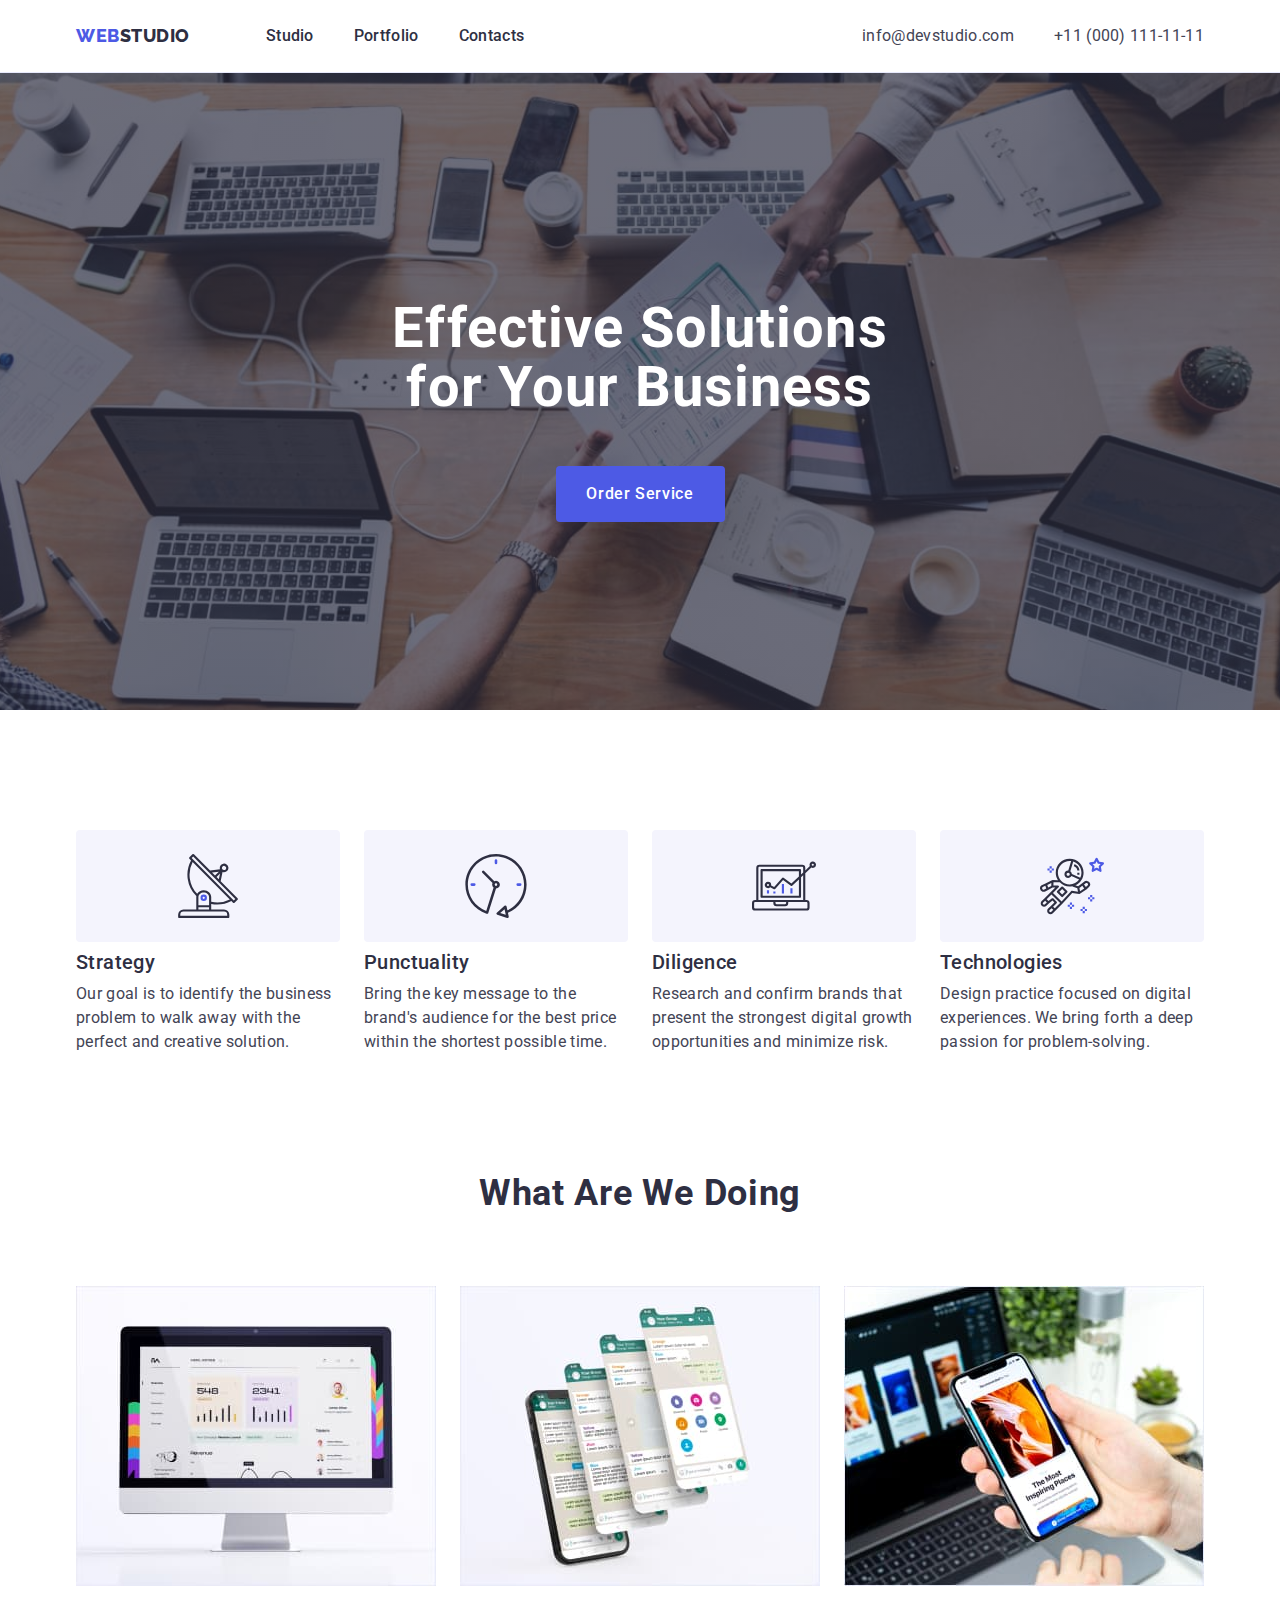
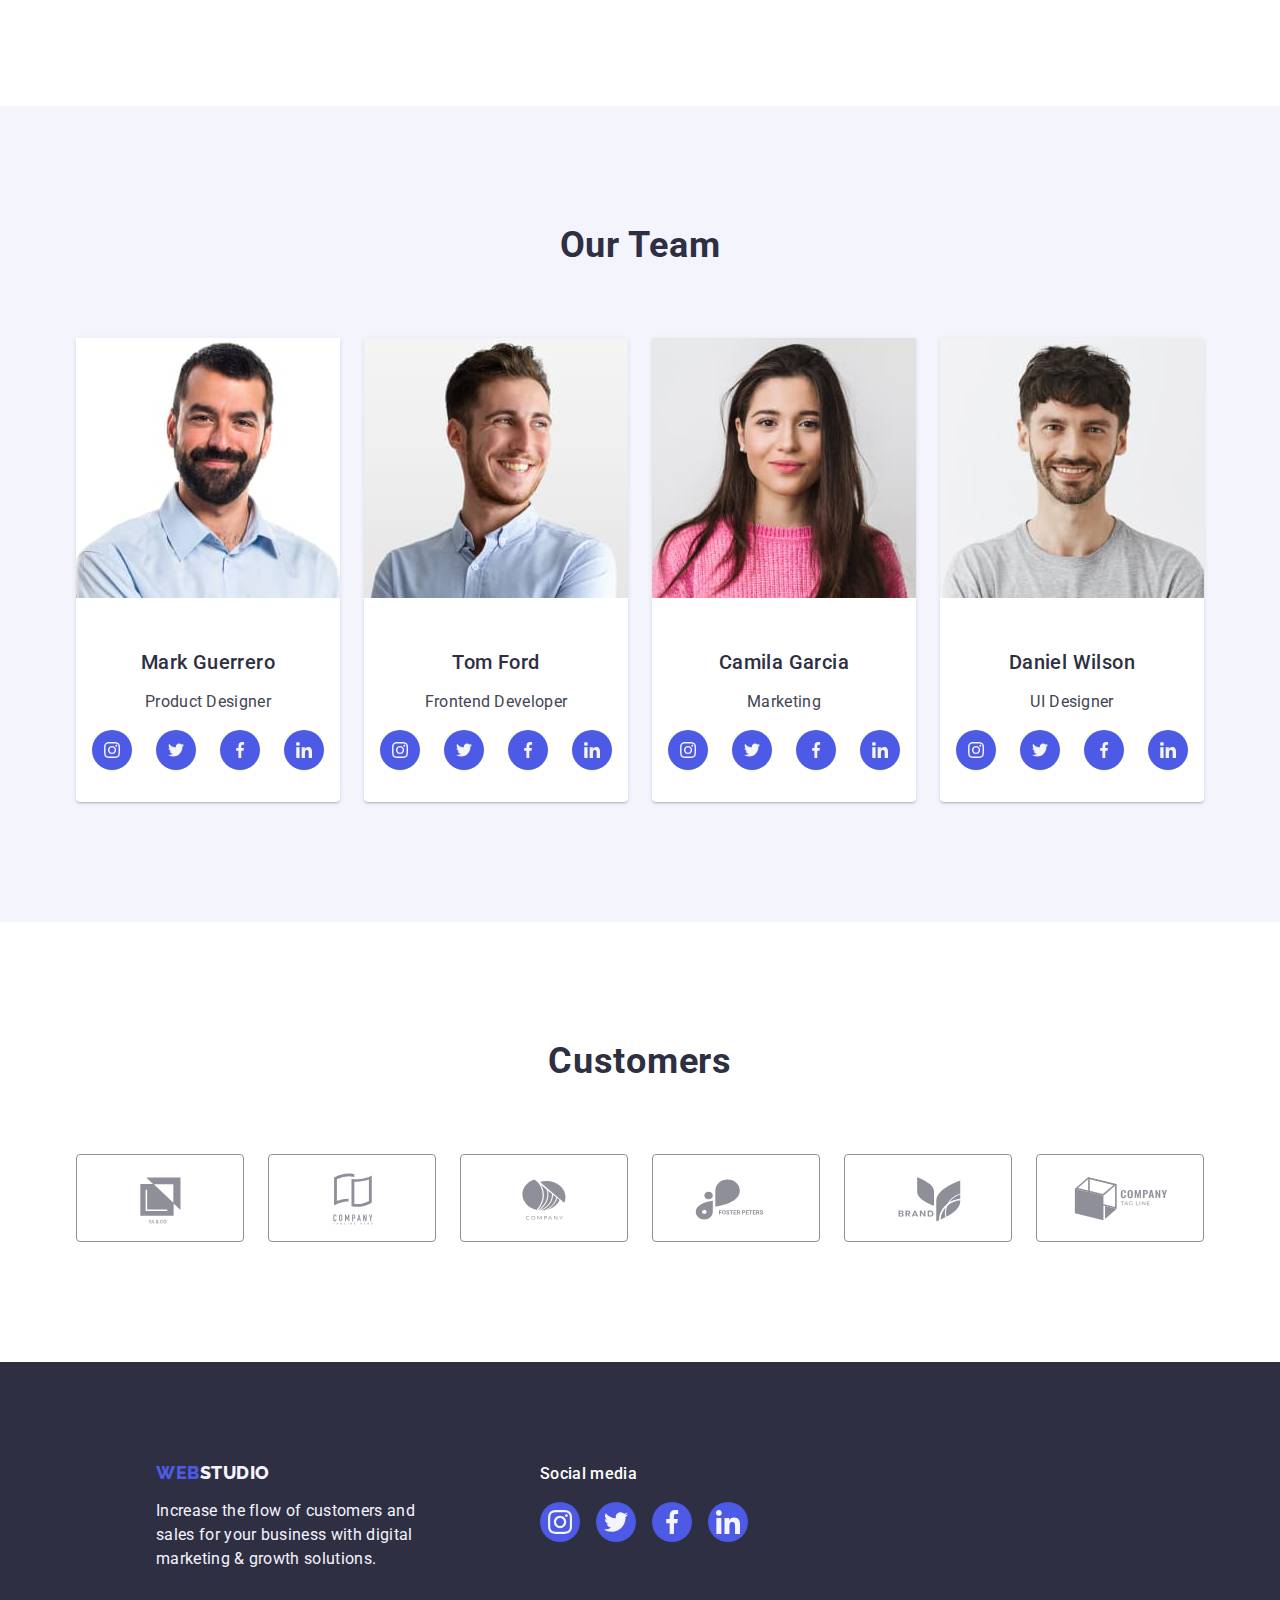
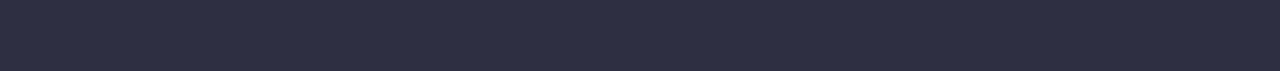
<file: index.html>
<!DOCTYPE html>
<html lang="en">
  <head>
    <meta charset="UTF-8" />
    <meta http-equiv="X-UA-Compatible" content="IE=edge" />
    <meta name="viewport" content="width=device-width, initial-scale=1.0" />
    <title>Document</title>
    <link rel="stylesheet" href="https://cdn.jsdelivr.net/npm/modern-normalize@1.1.0/modern-normalize.min.css" />
    <!-- Font sizes -->
    <link rel="preconnect" href="https://fonts.googleapis.com" />
    <link rel="preconnect" href="https://fonts.gstatic.com" crossorigin />
    <link
      href="https://fonts.googleapis.com/css2?family=Montserrat:wght@400;700&family=Raleway:wght@800&family=Roboto:wght@400;500;700&display=swap"
      rel="stylesheet"
    />
    <link rel="stylesheet" href="./css/styles.css" />
  </head>

  <body class="body">
    <!-- Header -->
    <header class="header">
      <div class="header-container container">
        <nav class="menu-nav list">
          <a class="logo link" href="./index.html"> Web<span class="logo-header">Studio</span></a>
          <ul class="header-list list">
            <li class="header-nav-item">
              <a class="header-menu-link link" href="./index.html">Studio</a>
            </li>
            <li class="header-nav-item">
              <a class="header-menu-link link" href="./portfolio.html">Portfolio</a>
            </li>
            <li class="header-nav-item">
              <a class="header-menu-link link" href="">Contacts</a>
            </li>
          </ul>
        </nav>
        <address class="address">
          <ul class="address-list list">
            <li class="contact-item">
              <a class="header-link link" href="mailto:info@devstudio.com">info@devstudio.com</a>
            </li>
            <li class="contact-item">
              <a class="header-link link" href="tel:+110001111111">+11 (000) 111-11-11</a>
            </li>
          </ul>
        </address>
      </div>
    </header>
    <!-- Main -->
    <main class="main">
      <section class="main-section">
        <div class="container">
          <h1 class="main-title">Effective Solutions for Your Business</h1>
          <button class="button-order" type="button">Order Service</button>
        </div>
      </section>
      <!-- About -->
      <section class="about">
        <div class="container">
          <h2 class="about-features" hidden>Features</h2>
          <ul class="about-list list">
            <li class="about-icon">
              <div class="features-icon">
                <svg class="about-icon-style" width="64" height="64">
                  <use href="./images/icons.svg#antenna"></use>
                </svg>
              </div>
              <h3 class="about-header">Strategy</h3>
              <p class="body-text">
                Our goal is to identify the business problem to walk away with the perfect and creative solution.
              </p>
            </li>
            <li class="about-icon">
              <div class="features-icon">
                <svg class="about-icon-style" width="64" height="64">
                  <use href="./images/icons.svg#punctuality"></use>
                </svg>
              </div>
              <h3 class="about-header">Punctuality</h3>
              <p class="body-text">
                Bring the key message to the brand's audience for the best price within the shortest possible time.
              </p>
            </li>
            <li class="about-icon">
              <div class="features-icon">
                <svg class="about-icon-style" width="64" height="64">
                  <use href="./images/icons.svg#diligence"></use>
                </svg>
              </div>
              <h3 class="about-header">Diligence</h3>
              <p class="body-text">
                Research and confirm brands that present the strongest digital growth opportunities and minimize risk.
              </p>
            </li>
            <li class="about-icon">
              <div class="features-icon">
                <svg class="about-icon-style" width="64" height="64">
                  <use href="./images/icons.svg#technologies"></use>
                </svg>
              </div>
              <h3 class="about-header">Technologies</h3>
              <p class="body-text">
                Design practice focused on digital experiences. We bring forth a deep passion for problem-solving.
              </p>
            </li>
          </ul>
        </div>
      </section>
      <!-- We doing -->
      <section class="doing">
        <div class="container">
          <h2 class="doing-title">What are we doing</h2>
          <ul class="doing-list list">
            <li class="doing-list-img">
              <img src="./images/imac.jpg" alt="desktop" width="360" height="300" />
            </li>
            <li class="doing-list-img">
              <img src="./images/app.jpg" alt="application" width="360" height="300" />
            </li>
            <li class="doing-list-img">
              <img src="./images/mob.jpg" alt="smartphone" width="360" height="300" />
            </li>
          </ul>
        </div>
      </section>
      <!-- Our Team -->
      <section class="team">
        <div class="container">
          <h2 class="team-title">Our Team</h2>
          <ul class="team-list list">
            <li class="team-list-card">
              <img src="./images/guerrero.jpg" alt="Product-Designer" width="264" height="260" />
              <div class="team-text">
                <h3 class="team-header">Mark Guerrero</h3>
                <p class="team-body-text">Product Designer</p>
                <ul class="team-social">
                  <li class="team-social-item">
                    <a
                      class="social-link-team"
                      href=""
                      target="_blank"
                      rel="noopener n0-referrer"
                      aria-label="instagram"
                    >
                      <svg class="social-icon" width="16" height="16">
                        <use href="./images/icons.svg#instagram"></use>
                      </svg>
                    </a>
                  </li>
                  <li class="team-social-item">
                    <a class="social-link-team" href="" target="_blank" rel="noopener n0-referrer" aria-label="twitter">
                      <svg class="social-icon" width="16" height="16">
                        <use href="./images/icons.svg#twitter"></use>
                      </svg>
                    </a>
                  </li>
                  <li class="team-social-item">
                    <a
                      class="social-link-team"
                      href=""
                      target="_blank"
                      rel="noopener n0-referrer"
                      aria-label="facebook"
                    >
                      <svg class="social-icon" width="16" height="16">
                        <use href="./images/icons.svg#facebook"></use>
                      </svg>
                    </a>
                  </li>
                  <li class="team-social-item">
                    <a
                      class="social-link-team"
                      href=""
                      target="_blank"
                      rel="noopener n0-referrer"
                      aria-label="linkedin"
                    >
                      <svg class="social-icon" width="16" height="16">
                        <use href="./images/icons.svg#linkedin"></use>
                      </svg>
                    </a>
                  </li>
                </ul>
              </div>
            </li>
            <li class="team-list-card">
              <img src="./images/ford.jpg" alt="Tom-Ford" width="264" height="260" />
              <div class="team-text">
                <h3 class="team-header">Tom Ford</h3>
                <p class="team-body-text">Frontend Developer</p>

                <ul class="team-social">
                  <li class="team-social-item">
                    <a
                      class="social-link-team"
                      href=""
                      target="_blank"
                      rel="noopener n0-referrer"
                      aria-label="instagram"
                    >
                      <svg class="social-icon" width="16" height="16">
                        <use href="./images/icons.svg#instagram"></use>
                      </svg>
                    </a>
                  </li>
                  <li class="team-social-item">
                    <a class="social-link-team" href="" target="_blank" rel="noopener n0-referrer" aria-label="twitter">
                      <svg class="social-icon" width="16" height="16">
                        <use href="./images/icons.svg#twitter"></use>
                      </svg>
                    </a>
                  </li>
                  <li class="team-social-item">
                    <a
                      class="social-link-team"
                      href=""
                      target="_blank"
                      rel="noopener n0-referrer"
                      aria-label="facebook"
                    >
                      <svg class="social-icon" width="16" height="16">
                        <use href="./images/icons.svg#facebook"></use>
                      </svg>
                    </a>
                  </li>
                  <li class="team-social-item">
                    <a
                      class="social-link-team"
                      href=""
                      target="_blank"
                      rel="noopener n0-referrer"
                      aria-label="linkedin"
                    >
                      <svg class="social-icon" width="16" height="16">
                        <use href="./images/icons.svg#linkedin"></use>
                      </svg>
                    </a>
                  </li>
                </ul>
              </div>
            </li>
            <li class="team-list-card">
              <img src="./images/garcia.jpg" alt="Camila-Garcia" width="264" height="260" />
              <div class="team-text">
                <h3 class="team-header">Camila Garcia</h3>
                <p class="team-body-text">Marketing</p>

                <ul class="team-social">
                  <li class="team-social-item">
                    <a
                      class="social-link-team"
                      href=""
                      target="_blank"
                      rel="noopener n0-referrer"
                      aria-label="instagram"
                    >
                      <svg class="social-icon" width="16" height="16">
                        <use href="./images/icons.svg#instagram"></use>
                      </svg>
                    </a>
                  </li>
                  <li class="team-social-item">
                    <a class="social-link-team" href="" target="_blank" rel="noopener n0-referrer" aria-label="twitter">
                      <svg class="social-icon" width="16" height="16">
                        <use href="./images/icons.svg#twitter"></use>
                      </svg>
                    </a>
                  </li>
                  <li class="team-social-item">
                    <a
                      class="social-link-team"
                      href=""
                      target="_blank"
                      rel="noopener n0-referrer"
                      aria-label="facebook"
                    >
                      <svg class="social-icon" width="16" height="16">
                        <use href="./images/icons.svg#facebook"></use>
                      </svg>
                    </a>
                  </li>
                  <li class="team-social-item">
                    <a
                      class="social-link-team"
                      href=""
                      target="_blank"
                      rel="noopener n0-referrer"
                      aria-label="linkedin"
                    >
                      <svg class="social-icon" width="16" height="16">
                        <use href="./images/icons.svg#linkedin"></use>
                      </svg>
                    </a>
                  </li>
                </ul>
              </div>
            </li>
            <li class="team-list-card">
              <img src="./images/wilson.jpg" alt="Daniel-Wilson" width="264" height="260" />
              <div class="team-text">
                <h3 class="team-header">Daniel Wilson</h3>
                <p class="team-body-text">UI Designer</p>
                <ul class="team-social">
                  <li class="team-social-item">
                    <a
                      class="social-link-team"
                      href=""
                      target="_blank"
                      rel="noopener n0-referrer"
                      aria-label="instagram"
                    >
                      <svg class="social-icon" width="16" height="16">
                        <use href="./images/icons.svg#instagram"></use>
                      </svg>
                    </a>
                  </li>
                  <li class="team-social-item">
                    <a class="social-link-team" href="" target="_blank" rel="noopener n0-referrer" aria-label="twitter">
                      <svg class="social-icon" width="16" height="16">
                        <use href="./images/icons.svg#twitter"></use>
                      </svg>
                    </a>
                  </li>
                  <li class="team-social-item">
                    <a
                      class="social-link-team"
                      href=""
                      target="_blank"
                      rel="noopener n0-referrer"
                      aria-label="facebook"
                    >
                      <svg class="social-icon" width="16" height="16">
                        <use href="./images/icons.svg#facebook"></use>
                      </svg>
                    </a>
                  </li>
                  <li class="team-social-item">
                    <a
                      class="social-link-team"
                      href=""
                      target="_blank"
                      rel="noopener n0-referrer"
                      aria-label="linkedin"
                    >
                      <svg class="social-icon" width="16" height="16">
                        <use href="./images/icons.svg#linkedin"></use>
                      </svg>
                    </a>
                  </li>
                </ul>
              </div>
            </li>
          </ul>
        </div>
      </section>

      <!-- Customers -->
      <section class="customers">
        <div class="container">
          <h2 class="customers-title">Customers</h2>
          <ul class="customers-list list">
            <li class="customers-list-card">
              <a class="customers-list-link" href="" target="_blank" rel="noopener n0-referrer" aria-label="client1">
                <svg class="customers-icon" width="104" height="56">
                  <use href="./images/icons.svg#client1"></use>
                </svg>
              </a>
            </li>
            <li class="customers-list-card">
              <a class="customers-list-link" href="" target="_blank" rel="noopener n0-referrer" aria-label="client2">
                <svg class="customers-icon" width="104" height="56">
                  <use href="./images/icons.svg#client2"></use>
                </svg>
              </a>
            </li>
            <li class="customers-list-card">
              <a class="customers-list-link" href="" target="_blank" rel="noopener n0-referrer" aria-label="client3">
                <svg class="customers-icon" width="104" height="56">
                  <use href="./images/icons.svg#client3"></use>
                </svg>
              </a>
            </li>
            <li class="customers-list-card">
              <a class="customers-list-link" href="" target="_blank" rel="noopener n0-referrer" aria-label="client4">
                <svg class="customers-icon" width="104" height="56">
                  <use href="./images/icons.svg#client4"></use>
                </svg>
              </a>
            </li>
            <li class="customers-list-card">
              <a class="customers-list-link" href="" target="_blank" rel="noopener n0-referrer" aria-label="client5">
                <svg class="customers-icon" width="104" height="56">
                  <use href="./images/icons.svg#client5"></use>
                </svg>
              </a>
            </li>
            <li class="customers-list-card">
              <a class="customers-list-link" href="" target="_blank" rel="noopener n0-referrer" aria-label="client6">
                <svg class="customers-icon" width="104" height="56">
                  <use href="./images/icons.svg#client6"></use>
                </svg>
              </a>
            </li>
          </ul>
        </div>
      </section>
    </main>

    <!-- Footer -->
    <footer class="footer container">
      <div class="footer-container">
        <div class="footer-logo">
          <a class="logo-link" href="./index.html"> Web<span class="logo-footer">Studio</span></a>
          <p class="footer-text">
            Increase the flow of customers and sales for your business with digital marketing & growth solutions.
          </p>
        </div>

        <div class="social-links">
          <p class="footer-social-title">Social media</p>
          <ul class="footer-social-list">
            <li class="footer-social-card">
              <a class="social-link" href="" target="_blank" rel="noopener n0-referrer" aria-label="instagram">
                <svg class="social-icon" width="24" height="24">
                  <use href="./images/icons.svg#instagram"></use>
                </svg>
              </a>
            </li>
            <li class="footer-social-card">
              <a class="social-link" href="" target="_blank" rel="noopener n0-referrer" aria-label="twitter">
                <svg class="social-icon" width="24" height="24">
                  <use href="./images/icons.svg#twitter"></use>
                </svg>
              </a>
            </li>
            <li class="footer-social-card">
              <a class="social-link" href="" target="_blank" rel="noopener n0-referrer" aria-label="facebook">
                <svg class="social-icon" width="24" height="24">
                  <use href="./images/icons.svg#facebook"></use>
                </svg>
              </a>
            </li>
            <li class="footer-social-card">
              <a class="social-link" href="" target="_blank" rel="noopener n0-referrer" aria-label="linkedin">
                <svg class="social-icon" width="24" height="24">
                  <use href="./images/icons.svg#linkedin"></use>
                </svg>
              </a>
            </li>
          </ul>
        </div>
      </div>
    </footer>
  </body>
</html>
</file>
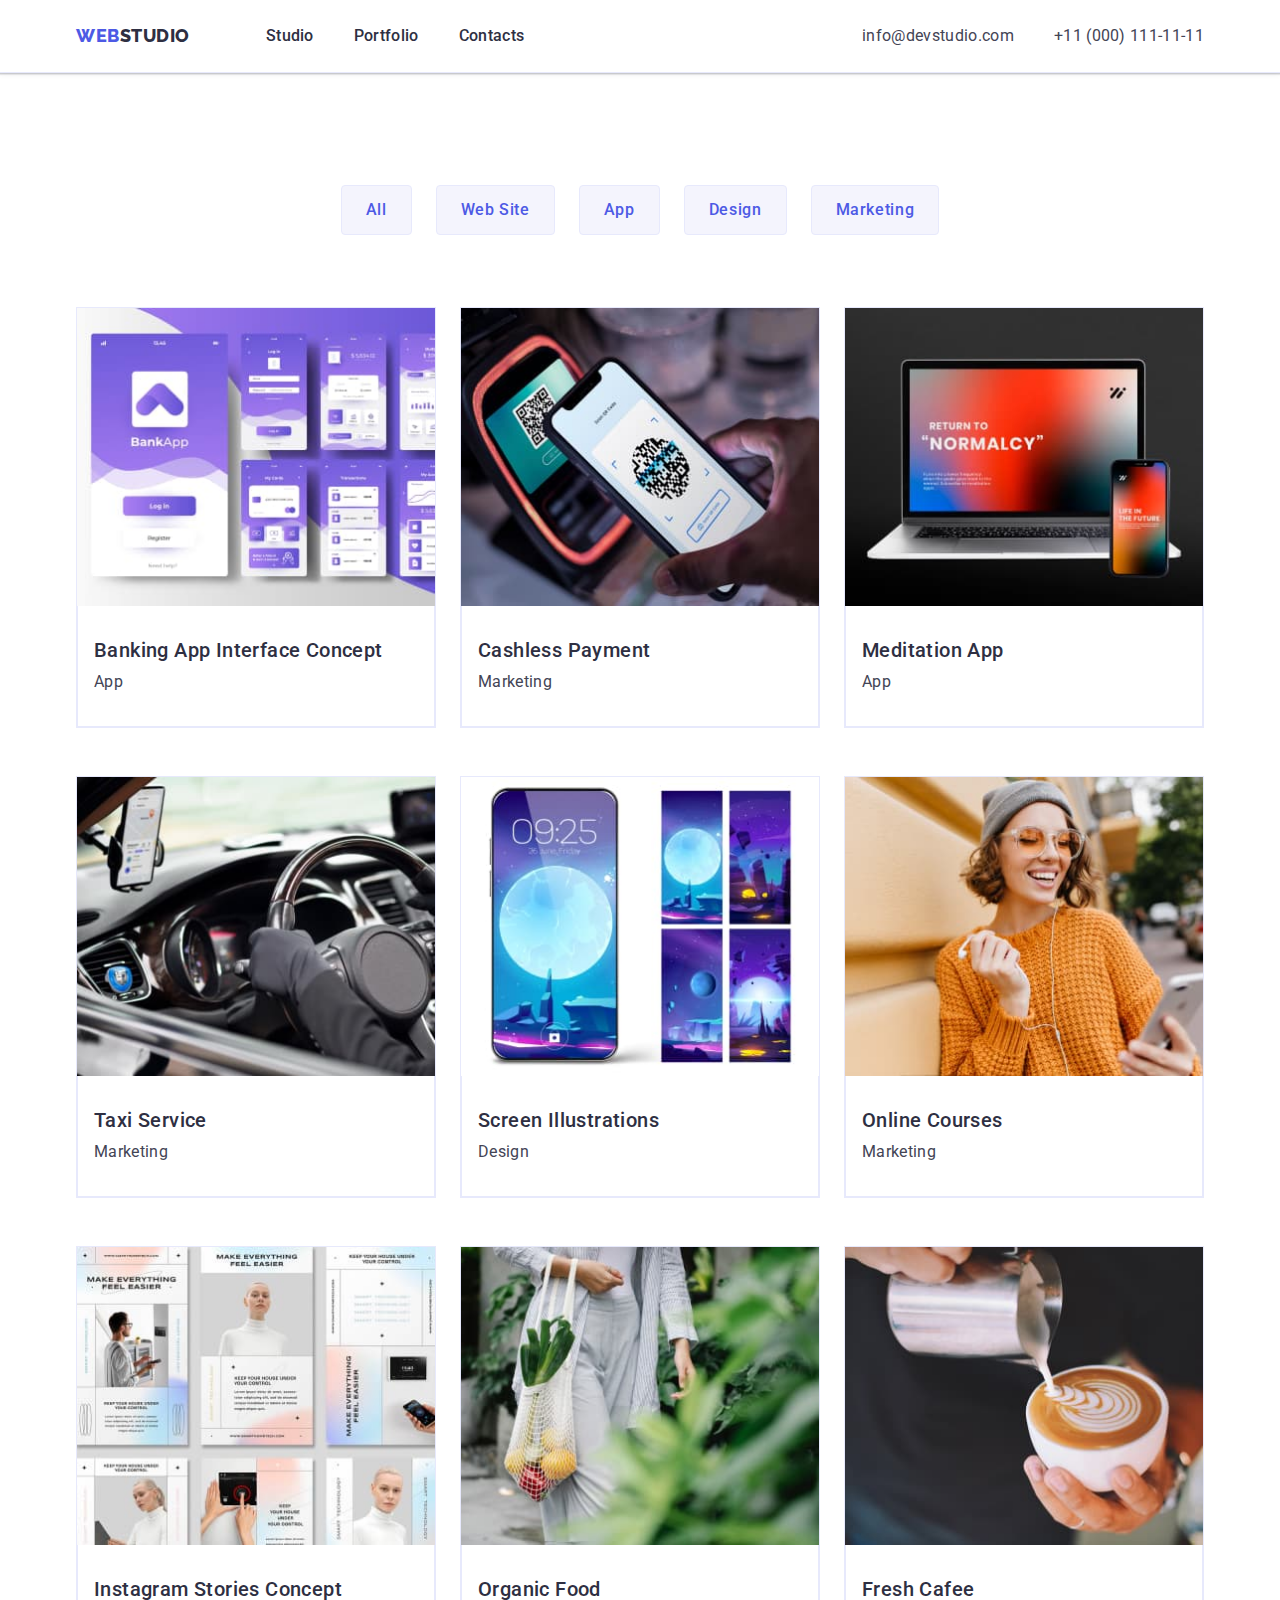
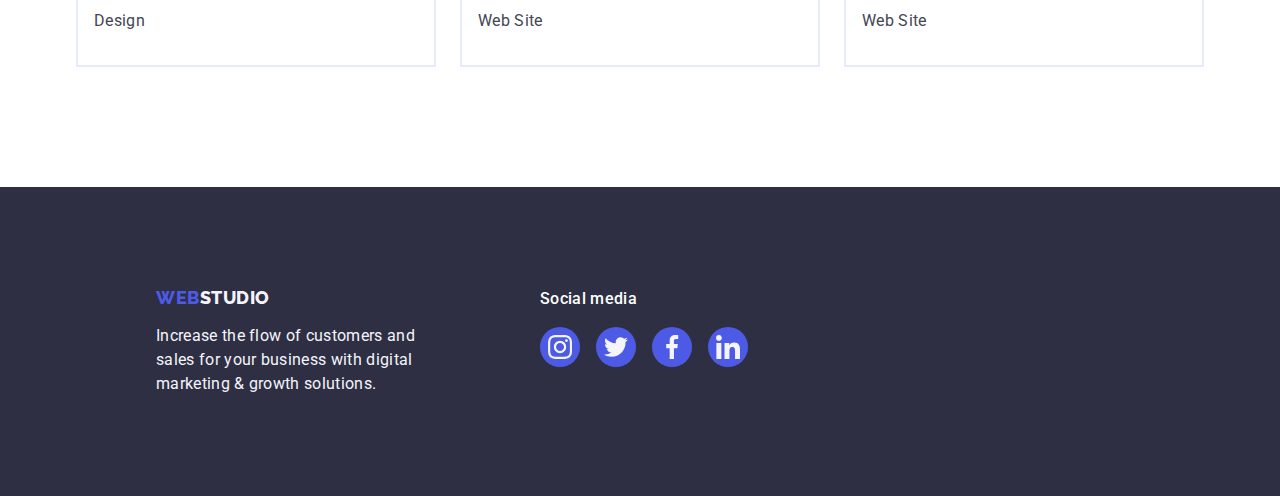
<file: portfolio.html>
<!DOCTYPE html>
<html lang="en">
  <head>
    <meta charset="UTF-8" />
    <meta http-equiv="X-UA-Compatible" content="IE=edge" />
    <meta name="viewport" content="width=device-width, initial-scale=1.0" />
    <title>Document</title>
    <link rel="stylesheet" href="https://cdn.jsdelivr.net/npm/modern-normalize@1.1.0/modern-normalize.min.css" />
    <!-- Font sizes -->
    <link rel="preconnect" href="https://fonts.googleapis.com" />
    <link rel="preconnect" href="https://fonts.gstatic.com" crossorigin />
    <link
      href="https://fonts.googleapis.com/css2?family=Montserrat:wght@400;700&family=Raleway:wght@800&family=Roboto:wght@400;500;700&display=swap"
      rel="stylesheet"
    />

    <link rel="stylesheet" href="./css/styles.css" />
  </head>
  <body>
    <!-- Header -->
    <header class="header">
      <div class="header-container container">
        <nav class="menu-nav list">
          <a class="logo link" href="./index.html"> Web<span class="logo-header">Studio</span></a>
          <ul class="header-list list">
            <li class="header-nav-item">
              <a class="header-menu-link link" href="./index.html">Studio</a>
            </li>
            <li class="header-nav-item">
              <a class="header-menu-link link" href="./portfolio.html">Portfolio</a>
            </li>
            <li class="header-nav-item">
              <a class="header-menu-link link" href="">Contacts</a>
            </li>
          </ul>
        </nav>
        <address class="address">
          <ul class="address-list list">
            <li class="contact-item">
              <a class="header-link link" href="mailto:info@devstudio.com">info@devstudio.com</a>
            </li>
            <li class="contact-item">
              <a class="header-link link" href="tel:+110001111111">+11 (000) 111-11-11</a>
            </li>
          </ul>
        </address>
      </div>
    </header>
    <!-- Filters -->
    <main>
      <section class="filters">
        <div class="container">
          <h1 hidden>Filters Portfolio</h1>
          <ul class="button-list-filters">
            <li><button class="filter-button" type="button">All</button></li>
            <li><button class="filter-button" type="button">Web Site</button></li>
            <li><button class="filter-button" type="button">App</button></li>
            <li><button class="filter-button" type="button">Design</button></li>
            <li><button class="filter-button" type="button">Marketing</button></li>
          </ul>
          <ul class="portfolio-list">
            <li class="portfolio link">
              <a class="portfolio-item link" href="">
                <img src="./images/portfolio/banking.jpg" alt="banking" width="360" height="300" />
                <div class="portfolio-project-content">
                  <h2 class="about-header">Banking App Interface Concept</h2>
                  <p class="body-text">App</p>
                </div>
              </a>
            </li>
            <li class="portfolio link">
              <a class="portfolio-item link" href="">
                <img src="./images/portfolio/cashless.jpg" alt="cashless" width="360" height="300" />
                <div class="portfolio-project-content">
                  <h2 class="about-header">Cashless Payment</h2>
                  <p class="body-text">Marketing</p>
                </div>
              </a>
            </li>
            <li class="portfolio link">
              <a class="portfolio-item link" href="">
                <img src="./images/portfolio/meditation.jpg" alt="meditation" width="360" height="300" />
                <div class="portfolio-project-content">
                  <h2 class="about-header">Meditation App</h2>
                  <p class="body-text">App</p>
                </div>
              </a>
            </li>
            <li class="portfolio link">
              <a class="portfolio-item link" href="">
                <img src="./images/portfolio/taxi1.jpg" alt="taxi" width="360" height="300" />
                <div class="portfolio-project-content">
                  <h2 class="about-header">Taxi Service</h2>
                  <p class="body-text">Marketing</p>
                </div>
              </a>
            </li>
            <li class="portfolio link">
              <a class="portfolio-item link" href="">
                <img src="./images/portfolio/screen1.jpg" alt="screen" width="360" height="300" />
                <div class="portfolio-project-content">
                  <h2 class="about-header">Screen Illustrations</h2>
                  <p class="body-text">Design</p>
                </div>
              </a>
            </li>
            <li class="portfolio link">
              <a class="portfolio-item link" href="">
                <img src="./images/portfolio/online1.jpg" alt="onliine" width="360" height="300" />
                <div class="portfolio-project-content">
                  <h2 class="about-header">Online Courses</h2>
                  <p class="body-text">Marketing</p>
                </div>
              </a>
            </li>
            <li class="portfolio link">
              <a class="portfolio-item link" href="">
                <img src="./images/portfolio/instagram1.jpg" alt="instagram" width="360" height="300" />
                <div class="portfolio-project-content">
                  <h2 class="about-header">Instagram Stories Concept</h2>
                  <p class="body-text">Design</p>
                </div>
              </a>
            </li>
            <li class="portfolio link">
              <a class="portfolio-item link" href="">
                <img src="./images/portfolio/organic1.jpg" alt="organic" width="360" height="300" />
                <div class="portfolio-project-content">
                  <h2 class="about-header">Organic Food</h2>
                  <p class="body-text">Web Site</p>
                </div>
              </a>
            </li>
            <li class="portfolio link">
              <a class="portfolio-item link" href="">
                <img src="./images/portfolio/fresh1.jpg" alt="organic" width="360" height="300" />
                <div class="portfolio-project-content">
                  <h2 class="about-header">Fresh Cafee</h2>
                  <p class="body-text">Web Site</p>
                </div>
              </a>
            </li>
          </ul>
        </div>
      </section>
    </main>
    <!-- Footer -->
    <footer class="footer container">
      <div class="footer-container">
        <div class="footer-logo">
          <a class="logo-link" href="./index.html"> Web<span class="logo-footer">Studio</span></a>
          <p class="footer-text">
            Increase the flow of customers and sales for your business with digital marketing & growth solutions.
          </p>
        </div>

        <div class="social-links">
          <p class="footer-social-title">Social media</p>
          <ul class="footer-social-list">
            <li class="footer-social-card">
              <a class="social-link" href="" target="_blank" rel="noopener n0-referrer" aria-label="instagram">
                <svg class="social-icon" width="24" height="24">
                  <use href="./images/icons.svg#instagram"></use>
                </svg>
              </a>
            </li>
            <li class="footer-social-card">
              <a class="social-link" href="" target="_blank" rel="noopener n0-referrer" aria-label="twitter">
                <svg class="social-icon" width="24" height="24">
                  <use href="./images/icons.svg#twitter"></use>
                </svg>
              </a>
            </li>
            <li class="footer-social-card">
              <a class="social-link" href="" target="_blank" rel="noopener n0-referrer" aria-label="facebook">
                <svg class="social-icon" width="24" height="24">
                  <use href="./images/icons.svg#facebook"></use>
                </svg>
              </a>
            </li>
            <li class="footer-social-card">
              <a class="social-link" href="" target="_blank" rel="noopener n0-referrer" aria-label="linkedin">
                <svg class="social-icon" width="24" height="24">
                  <use href="./images/icons.svg#linkedin"></use>
                </svg>
              </a>
            </li>
          </ul>
        </div>
      </div>
    </footer>
  </body>
</html>
</file>
<file: css/styles.css>
:root {
  /* Fonts */

  /* Colors */
  --ctas-links-color: #4d5ae5;
  --ctas-color: #404bbf;
  --overlays-color: #2e2f42;
  --valid-fields-color: #31d0aa;
  --body-text-color: #434455;
  --helper-text-color: #8e8f99;
  --subtle-background-color: #e7e9fc;
  --color-cloud: #f4f4fd;
  --background-color: #ffffff;
  --modal-background-color: #fcfcfc;

  /* Others */
}

body {
  font-family: "Roboto", sans-serif;
  color: #434455;
  background-color: #ffffff;
}

*,
*::before,
*::after {
  box-sizing: border-box;
}

.container {
  width: 1158px;
  padding-left: 15px;
  padding-right: 15px;
  margin: 0 auto;
}

img {
  display: block;
  max-width: 100%;
  height: auto;
}

/* Header styles */

.header {
  border-bottom: 1px solid #e7e9fc;
  box-shadow: 0 2px 1px rgba(46, 47, 66, 0.08), 0px 1px 1px rgba(46, 47, 66, 0.16), 0px 1px 6px rgba(46, 47, 66, 0.08);
}

.header-container {
  display: flex;
  align-items: center;
}

.header-list {
  list-style: none;
  display: flex;
  gap: 40px;
  padding: 0;
  margin: 0;
}
/* .header-nav-item {
  padding: 24px 0;
} */
.contact-item {
  padding-top: 24px;
  padding-bottom: 24px;
}

.link {
  text-decoration: none;
}

.header-link:hover,
.header-link:focus {
  color: var(--ctas-color);
}

.header-nav-item .header-menu-link:hover,
.header-nav-item .header-menu-link:focus {
  color: var(--ctas-color);
}

.address .address-list {
  list-style: none;
  color: var(--overlays-color);
  display: flex;
  gap: 40px;
  padding: 0;
  margin: 0;
}

.address {
  font-style: normal;
}

.header-link {
  font-family: "Roboto";
  font-style: normal;
  font-weight: 400;
  font-size: 16px;
  line-height: 1.5;
  letter-spacing: 0.02em;
  color: var(--body-text-color);
}

.logo-header {
  color: var(--overlays-color);
  font-family: "Raleway";
  font-weight: 800;
  font-size: 18px;
  line-height: 1.17;
  letter-spacing: 0.03em;
  text-transform: uppercase;
}
.logo {
  font-family: "Raleway";
  font-weight: 800;
  font-size: 18px;
  line-height: 1.17;
  letter-spacing: 0.03em;
  text-transform: uppercase;
  color: var(--ctas-links-color);
  margin-right: 76px;
}

.header-menu-link {
  font-family: "Roboto";
  font-style: normal;
  font-weight: 500;
  font-size: 16px;
  line-height: 1.5;
  letter-spacing: 0.02em;
  color: var(--overlays-color);
  padding: 24px 0;
}
.menu-nav {
  list-style: none;
  display: flex;
  margin-right: auto;
  align-items: center;
}
.header-menu-link {
  text-decoration: none;
}
/* Main */

.main-section {
  background: var(--overlays-color);
  padding: 188px 0;
  align-items: center;
  max-width: 1440px;
  margin-left: auto;
  margin-right: auto;
  background-image: linear-gradient(rgba(46, 47, 66, 0.7), rgba(46, 47, 66, 0.7)), url("../images/people-office1.jpg");
  background-size: cover;
  background-position: center, center;
  background-repeat: no-repeat;
}

.main-title {
  color: var(--background-color);
  font-family: var(--font-family);
  font-style: normal;
  font-weight: 700;
  font-size: 56px;
  line-height: 1.07;
  text-align: center;
  letter-spacing: 0.02em;
  max-width: 496px;
  margin-left: auto;
  margin-right: auto;
  margin-bottom: 48px;
}
.button-order {
  cursor: pointer;
  color: var(--background-color);
  background: var(--ctas-links-color);
  font-family: "Roboto", sans-serif;
  font-weight: 500;
  font-size: 16px;
  line-height: 1.5;
  align-items: center;
  letter-spacing: 0.04em;
  min-width: 169px;
  height: 56px;
  border-radius: 4px;
  display: block;
  border: none;
  margin: 0 auto;
}

.button-order:hover,
.button-order:focus {
  color: var(--background-color);
  background-color: var(--ctas-color);
}

/* About styles */

.about {
  padding: 120px 0;
  align-items: center;
}

.about-list {
  list-style: none;
  display: flex;
  gap: 24px;
  align-items: center;
  margin: 0;
  padding: 0;
}

.features-icon {
  display: flex;
  align-items: center;
  justify-content: center;
  height: 112px;
  width: 264px;
  background-color: #f4f4fd;
  border-radius: 4px;
  margin-bottom: 8px;
}
/* .about-icon {
  /* content: "";
  display: block; */
/* background-size: contain;
  background-repeat: no-repeat;
  background-position: center; */

/* 
.about-link:nth-child(1):before {
  background-image: url(../css/icons/strategy.svg);
}
.about-link:nth-child(2):before {
  background-image: url(../css/icons/punctuality.svg);
}
.about-link:nth-child(3):before {
  background-image: url(../css/icons/diligence.svg);
}
.about-link:nth-child(4):before {
  background-image: url(../css/icons/technologies.svg);
} */

.link {
  text-decoration: none;
}

/* .about-header {
  color: var(--overlays-color);
  font-size: 20px;
  font-family: "Roboto";
  font-weight: 500;
  font-style: normal;
  line-height: 1.2;
  text-transform: capitalize;
  letter-spacing: 0.02em;
} */

.body-text {
  color: var(--body-text-color);
  font-size: 16px;
  font-family: "Roboto";
  font-weight: 400;
  font-style: normal;
  line-height: 1.5;
  letter-spacing: 0.02em;
  margin-top: 8px;
  margin-bottom: 0;
}
.main-title {
  font-size: 56px;
  font-family: "Roboto";
  font-weight: 700;
  font-style: normal;
  line-height: 1.07;
  letter-spacing: 0.02em;
  text-decoration: none;
  text-transform: none;
  text-align: center;
}

.team-title {
  color: var(--overlays-color);
  font-family: "Roboto";
  font-style: normal;
  font-weight: 700;
  font-size: 36px;
  line-height: 1.11;
  text-align: center;
  letter-spacing: 0.02em;
  text-transform: capitalize;
  margin-bottom: 72px;
  margin-top: 0;
}
.team-header {
  color: var(--overlays-color);
  font-family: "Roboto";
  font-style: normal;
  font-weight: 500;
  font-size: 20px;
  line-height: 1.2;
  text-align: center;
  letter-spacing: 0.02em;
  margin-bottom: 8px;
}
.team-list-card {
  background-color: var(--background-color);
  border-radius: 0px 0px 4px 4px;
  width: calc((100% - 72px) / 4);
  box-shadow: 0px 1px 6px rgba(46, 47, 66, 0.08), 0px 1px 1px rgba(46, 47, 66, 0.16), 0px 2px 1px rgba(46, 47, 66, 0.08);
  border-radius: 0px 0px 4px 4px;
}

.team-text {
  padding: 32px 0;
}
.team-body-text {
  color: var(--body-text-color);
  font-size: 16px;
  font-family: "Roboto";
  font-weight: 400;
  font-style: normal;
  line-height: 1.5;
  letter-spacing: 0.02em;
  text-align: center;
}

.team {
  background-color: var(--color-cloud);
  padding: 120px 0;
  align-items: center;
}
.team-list {
  display: flex;
  gap: 24px;
  margin: 0;
  padding: 0;
}

/* Doing section */

.doing {
  padding-bottom: 120px;
  align-items: center;
}

.doing-title {
  color: var(--overlays-color);
  font-size: 36px;
  font-family: "Roboto";
  font-weight: 700;
  font-style: normal;
  line-height: 1.11;
  letter-spacing: 0.02em;
  text-align: center;
  text-decoration: none;
  text-transform: capitalize;
  align-items: center;
  margin-bottom: 72px;
  margin-top: 0;
}
.doing-list {
  list-style: none;
  display: flex;
  gap: 24px;
  align-items: center;
  margin: 0;
  padding: 0;
}

.doing-list-img {
  width: calc((100%-48px) / 3);
}

/* Our Team section */

.team-list {
  list-style: none;
}
.button-list {
  list-style: none;
  display: flex;
  flex-direction: row;
  justify-content: center;
  padding-top: 96px;
  gap: 24px;
}

.team-social {
  list-style: none;
  display: flex;
  gap: 24px;
  flex-direction: row;
  margin: 0;
  padding: 0;
  align-items: center;
  justify-content: center;
}

.team-social-item {
  width: 40px;
  height: 40px;
}
.social-link-team {
  list-style: none;
  display: flex;
  flex-direction: row;
  align-items: center;
  justify-content: center;
  width: 100%;
  height: 100%;
  background-color: #4d5ae5;
  border-radius: 50%;
}

.social-link-team:hover,
.social-link-team:focus {
  background-color: #404bbf;
}

/* Main Portfolio */

.filters {
  padding: 96px 0 120px;

  .portfolio-list {
    list-style: none;
    display: flex;
    flex-wrap: wrap;
    flex-direction: row;
    align-items: flex-start;
    padding: 0;
    column-gap: 24px;
    row-gap: 48px;
    margin: auto;
  }
}
.button-list-filters {
  list-style: none;
  display: flex;
  justify-content: center;
  flex-wrap: wrap;
  flex-direction: row;
  margin-bottom: 72px;
  padding: 0;
  gap: 24px;
}

.filter-button {
  color: var(--ctas-links-color);
  background-color: var(--color-cloud);
  font-family: var(--font-family);
  font-style: normal;
  font-weight: 500;
  font-size: 16px;
  line-height: 1.5;
  text-align: center;
  letter-spacing: 0.04em;
  cursor: pointer;
  display: flex;
  flex-direction: row;
  justify-content: center;
  align-items: center;
  padding: 12px 24px;
  border: 1px solid #e7e9fc;
  border-radius: 4px;
}

.filter-button:not(:last-child) {
  margin-right: 24px;
}

.filter-button:hover,
.filter-button:focus {
  color: var(--background-color);
  background-color: var(--ctas-color);
  border: 1px solid transparent;
  box-shadow: 0px 3px 1px rgba(0, 0, 0, 0.1), 0px 2px 1px rgba(0, 0, 0, 0.08), 0px 2px 2px rgba(0, 0, 0, 0.12);
}

.portfolio {
  list-style: none;
  text-decoration: none;
  width: calc((100% - 48px) / 3);
}
.portfolio-item {
  display: block;
  border: 1px solid #e7e9fc;
}

.portfolio-item:hover,
.portfolio-item:focus {
  border: 1px solid #f4f4fd;
  box-shadow: 0px 1px 6px rgba(46, 47, 66, 0.08), 0px 1px 1px rgba(46, 47, 66, 0.16), 0px 2px 1px rgba(46, 47, 66, 0.08);
}

.portfolio-project-content {
  padding: 32px 16px;
  border: 1px solid #e7e9fc;
  border-top: none;
}

.about-header {
  color: var(--overlays-color);
  font-size: 20px;
  font-family: "Roboto";
  font-weight: 500;
  font-style: normal;
  line-height: 1.2;
  text-transform: capitalize;
  letter-spacing: 0.02em;
  margin-top: 0;
  margin-bottom: 8px;
}

/* Customers styles */

.customers {
  padding-top: 120px;
  padding-bottom: 120px;
  /* align-items: center;
  max-width: 1128px;
  margin-left: auto;
  margin-right: auto; */
}

.customers-title {
  color: var(--overlays-color);
  font-size: 36px;
  font-family: "Roboto";
  font-weight: 700;
  font-style: normal;
  line-height: 1.11;
  letter-spacing: 0.02em;
  text-align: center;
  text-decoration: none;
  text-transform: capitalize;
  align-items: center;
  margin-top: 0;
  margin-bottom: 72px;
}
.customers-list {
  list-style: none;
  display: flex;
  gap: 24px;
  align-items: center;
  margin: 0;
  padding: 0;
}

.customers-list-card {
  width: calc((100% - 120px) / 6);
  height: 88px;
}

.customers-list-link {
  width: 100%;
  height: 100%;
  border-radius: 4px;
  display: flex;
  align-items: center;
  justify-content: center;
  color: var(--helper-text-color);
  padding: 16px 32px;
  border: 1px solid var(--helper-text-color);
}
.customers-icon {
  fill: currentColor;
}
.customers-list-link:hover,
.customers-list-link:focus {
  border: 1px solid #404bbf;
  color: #404bbf;
}

/* Footer styles */
.footer {
  background: var(--overlays-color);
  width: 1440px;
  padding: 0;
}

.footer-container {
  padding-top: 100px;
  padding-left: 156px;
  padding-bottom: 100px;
  display: flex;
  align-items: baseline;
}

.footer-logo {
  margin-right: 120px;
}

.footer-social-list {
  list-style: none;
  display: flex;
  flex-direction: row;
  gap: 16px;
  align-items: center;
  margin: 0;
  padding: 0;
}

.social-link {
  list-style: none;
  display: flex;
  flex-direction: row;
  align-items: center;
  justify-content: center;
  width: 40px;
  height: 40px;
  background: #4d5ae5;
  border-radius: 50%;
}

.social-link:hover,
.social-link:focus {
  background-color: #31d0aa;
}

.logo-link {
  text-decoration: none;
  display: inline-block;
  margin-bottom: 16px;
  color: var(--ctas-links-color);
  font-family: "Raleway", sans-serif;
  font-style: normal;
  font-weight: 800;
  font-size: 18px;
  line-height: 1.17;
  align-items: center;
  letter-spacing: 0.03em;
  text-transform: uppercase;
  text-decoration: none;
}

.logo-footer {
  color: var(--color-cloud);
  font-family: "Raleway", sans-serif;
  font-style: normal;
  font-weight: 800;
  font-size: 18px;
  line-height: 1.17;
  align-items: center;
  letter-spacing: 0.03em;
  text-transform: uppercase;
  text-decoration: none;
}

.footer-text {
  color: var(--color-cloud);
  font-family: "Roboto";
  font-style: normal;
  font-weight: 400;
  font-size: 16px;
  line-height: 1.5;
  letter-spacing: 0.02em;
  text-decoration: none;
  max-width: 264px;
  margin: 0;
}

.footer-social-title {
  color: var(--background-color);
  font-family: "Roboto";
  font-style: normal;
  font-weight: 500;
  font-size: 16px;
  line-height: 1.5;
  letter-spacing: 0.02em;
  text-decoration: none;
  display: inline-block;
  margin-bottom: 16px;
  margin-top: 0;
}

.social-icon {
  fill: #f4f4fd;
}
</file>
